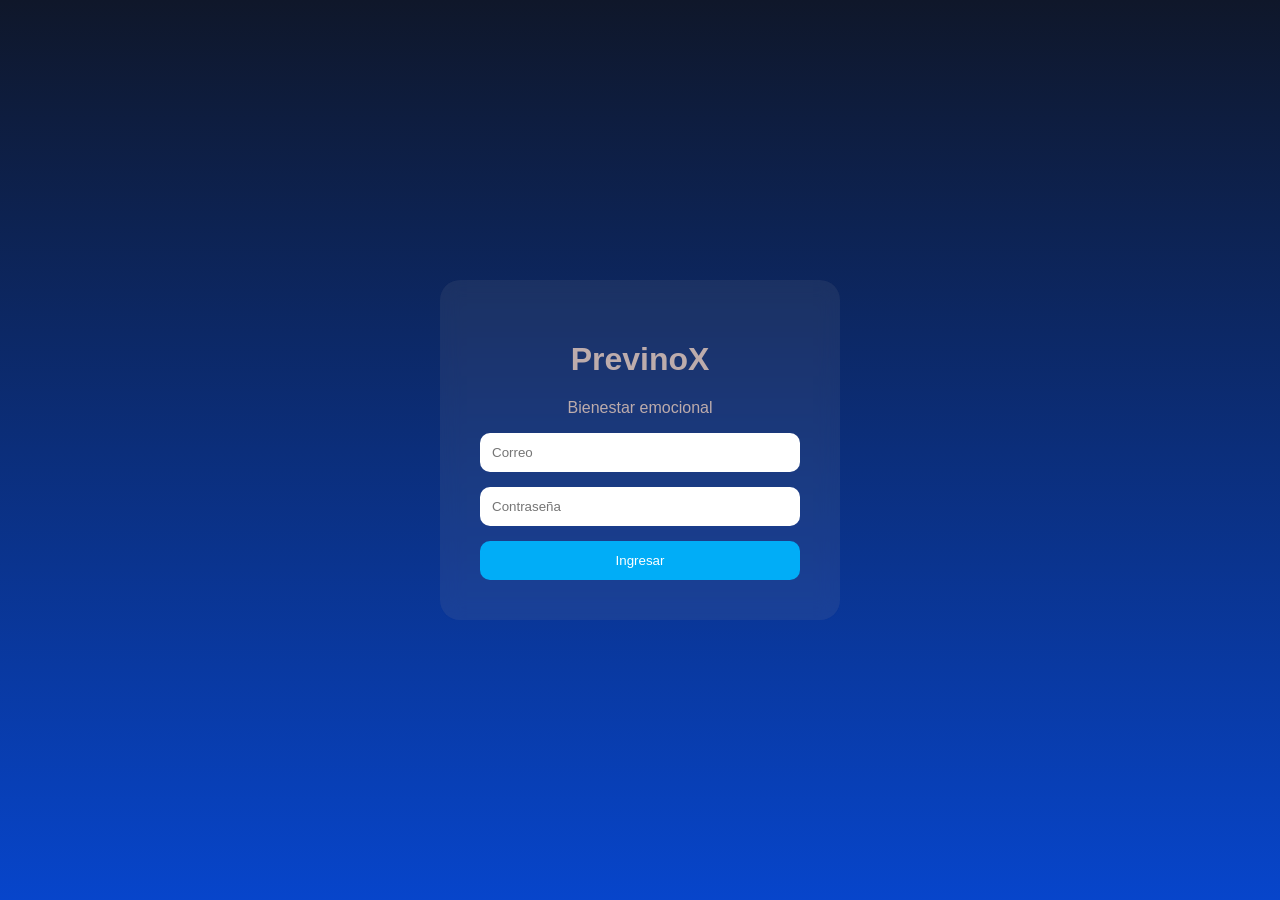
<file: index.html>
<!DOCTYPE html>
<html lang="es">
<head>
<meta charset="UTF-8">
<title>PrevinoX</title>
<link rel="stylesheet" href="/style.css/style.css">
</head>
<body>

<main class="login">

<header>
    
<h1>PrevinoX</h1>
<p>Bienestar emocional</p>
</header>

<section class="formulario">

<input type="email" id="correo" placeholder="Correo">
<input type="password" id="clave" placeholder="Contraseña">

<button onclick="iniciarSesion()">
Ingresar
</button>

</section>

</main>

<script src="/js/scrip.js"></script>

</body>
</html>
</file>
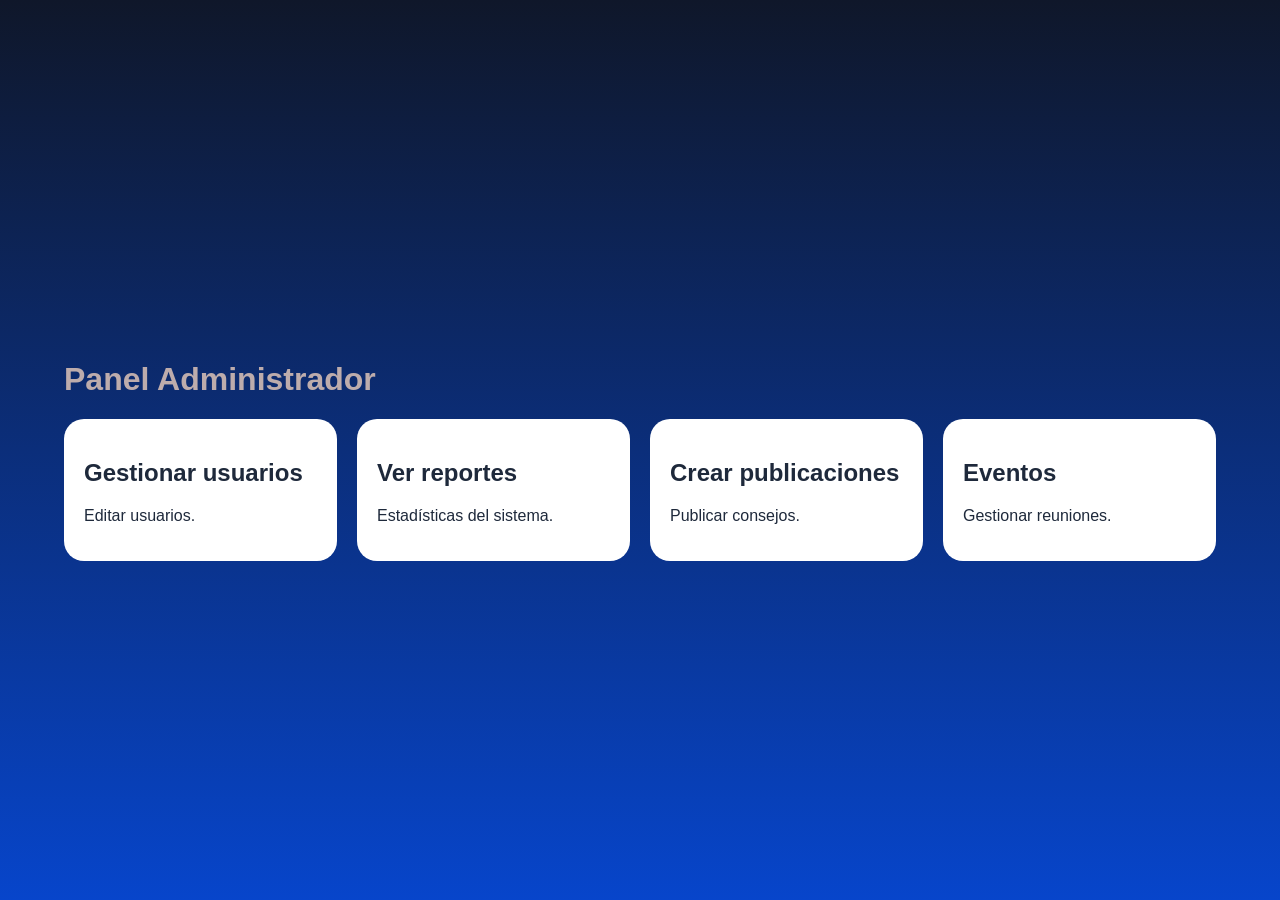
<file: dashboard-admin.html>
<!DOCTYPE html>
<html lang="es">
<head>
<meta charset="UTF-8">
<title>Administrador</title>
<link rel="stylesheet" href="/style.css/style.css">
</head>
<body>

<main class="dashboard">

<header>
<h1>Panel Administrador </h1>
</header>

<section class="panel">

<article>
<h2>Gestionar usuarios</h2>
<p>Editar usuarios.</p>
</article>

<article>
<h2>Ver reportes</h2>
<p>Estadísticas del sistema.</p>
</article>

<article>
<h2>Crear publicaciones</h2>
<p>Publicar consejos.</p>
</article>

<article>
<h2>Eventos</h2>
<p>Gestionar reuniones.</p>
</article>

</section>

</main>

</body>
</html>
</file>
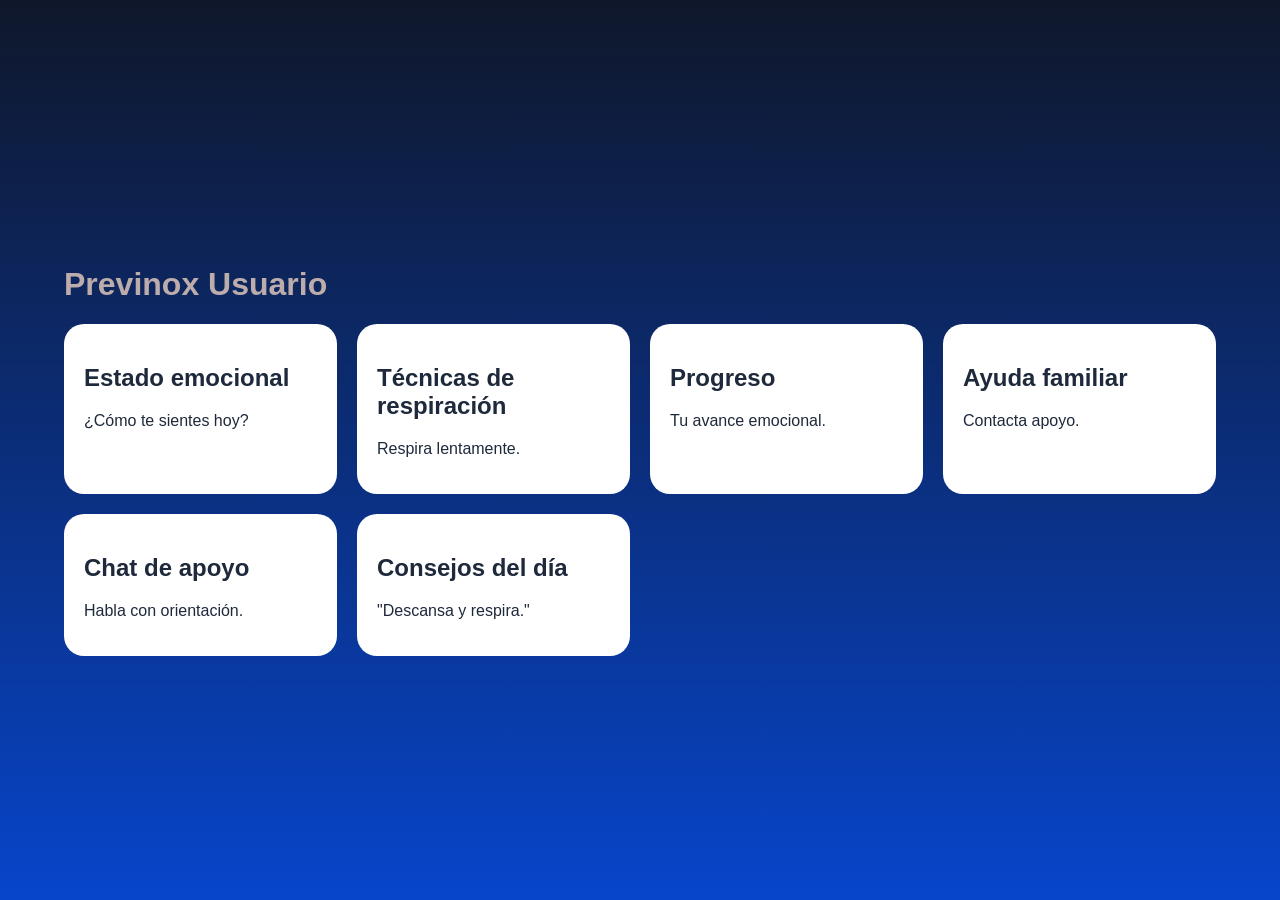
<file: dashboatd-usuario.html>
<!DOCTYPE html>
<html lang="es">
<head>
<meta charset="UTF-8">
<title>Usuario</title>
<link rel="stylesheet" href="/style.css/style.css">
</head>
<body>

<main class="dashboard">
    

<header>
<h1>Previnox Usuario </h1>
</header>

<section class="panel">

<article>
<h2>Estado emocional</h2>
<p>¿Cómo te sientes hoy?</p>
</article>

<article>
<h2>Técnicas de respiración</h2>
<p>Respira lentamente.</p>
</article>

<article>
<h2>Progreso</h2>
<p>Tu avance emocional.</p>
</article>

<article>
<h2>Ayuda familiar</h2>
<p>Contacta apoyo.</p>
</article>

<article>
<h2>Chat de apoyo</h2>
<p>Habla con orientación.</p>
</article>

<article>
<h2>Consejos del día</h2>
<p>"Descansa y respira."</p>
</article>

</section>

</main>

</body>
</html>
</file>
<file: style.css/style.css>
body{
    margin:0;
    font-family:Arial;
    background:linear-gradient(to bottom,#0f172a,
    #0745cb);
    color:rgb(189, 172, 172);
    height:100vh;
    display:flex;
    justify-content:center;
    align-items:center;
}

.login{
    width:320px;
    padding:40px;
    border-radius:20px;
    background:rgba(164, 152, 152, 0.1);
    backdrop-filter:blur(10px);
    text-align:center;

}

.formulario{
    display:flex;
    flex-direction:column;
    gap:15px;
}

input{
    padding:12px;
    border:none;
    border-radius:10px;
}

button{
    padding:12px;
    border:none;
    border-radius:10px;
    background:#01adf7;
    color:white;
    cursor:pointer;
}

button:hover{
    background:#0ea5e9;
}

/* DASHBOARD */

.dashboard{
    width:90%;
    margin:auto;
    padding:20px;
}

.panel{
    display:grid;
    grid-template-columns:repeat(auto-fit,minmax(220px,1fr));
    gap:20px;
}

article{
    background:white;
    color:#1e293b;
    padding:20px;
    border-radius:20px;
}
.perfil{
    width:350px;
    background:white;
    color:#1e293b;
    padding:30px;
    border-radius:20px;
    text-align:center;
}

.encabezado img{
    width:120px;
    border-radius:50%;
    margin-bottom:10px;
}

.informacion{
    display:flex;
    flex-direction:column;
    gap:15px;
    margin-top:20px;
}

.informacion article{
    background:#e2e8f0;
    padding:15px;
    border-radius:15px;
}
</file>
